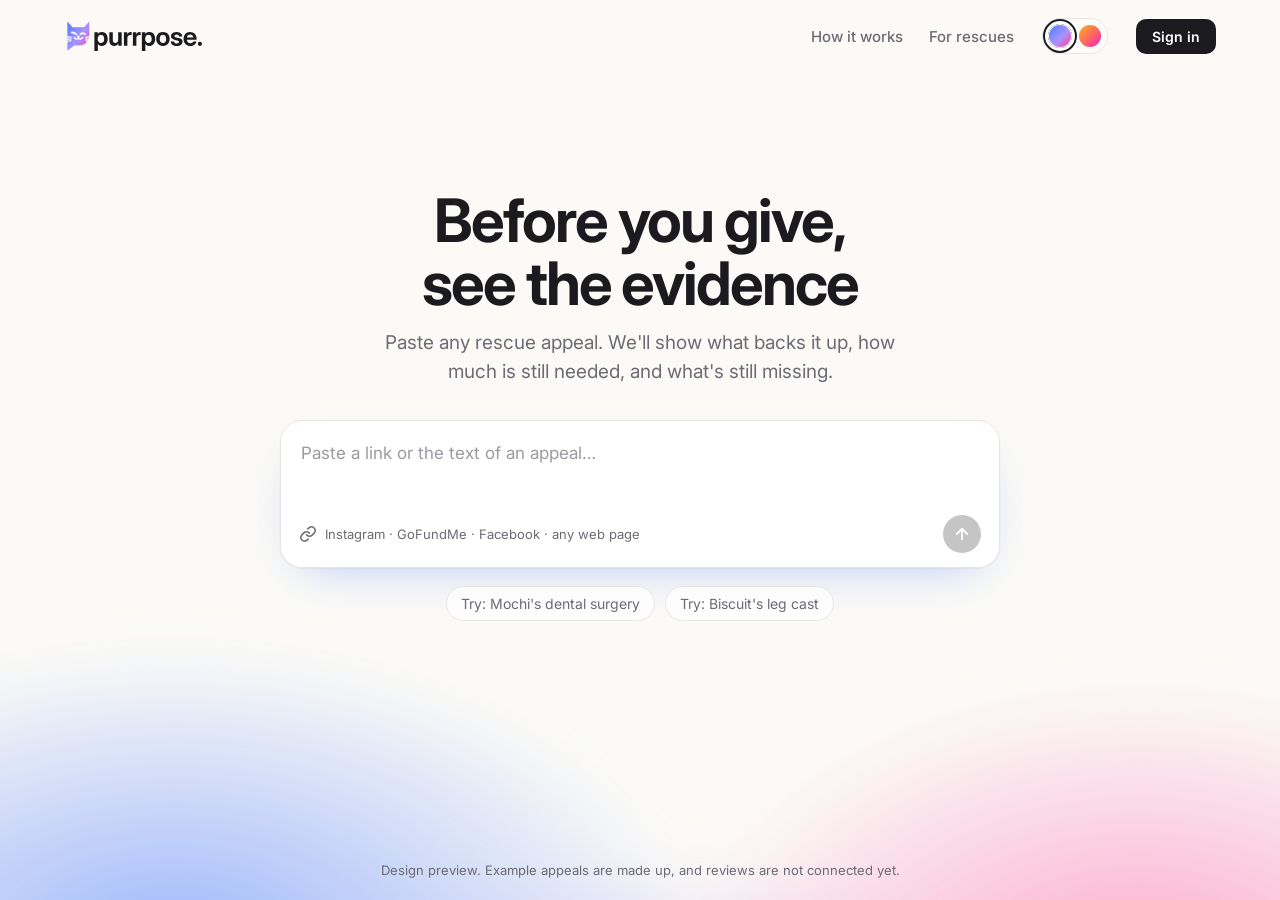
<file: design/home/index.html>
<!doctype html>
<html lang="en">
<head>
  <meta charset="utf-8">
  <meta name="viewport" content="width=device-width, initial-scale=1">
  <title>Purrpose</title>
  <meta name="description" content="Before you give, see the evidence. Paste any rescue appeal and see what backs it up and what's still missing.">
  <link rel="icon" id="fav-ico" href="../logo/web/favicon.ico" sizes="any">
  <link rel="icon" id="fav-svg" href="../logo/web/favicon.svg" type="image/svg+xml">
  <link rel="apple-touch-icon" href="../logo/web/apple-touch-icon.png">
  <link rel="preconnect" href="https://fonts.googleapis.com">
  <link rel="preconnect" href="https://fonts.gstatic.com" crossorigin>
  <link href="https://fonts.googleapis.com/css2?family=Inter:opsz,wght@14..32,400..700&display=swap" rel="stylesheet">
  <style>
    :root {
      --bg: #fbfaf7;
      --surface: #ffffff;
      --line: #e9e6df;
      --line-strong: #d9d5cc;
      --text: #1b1b1f;
      --muted: #6b6b74;
      --faint: #9a9aa3;
      --blue: #4b7bff;
      --lavender: #a993ff;
      --pink: #ff3d9a;
      --radius-box: 22px;
      /* Colour scheme: Lovable (cool) by default */
      --logo-fill: url(#ppCool);
      --glow-left: rgba(75, 123, 255, .55);
      --glow-right: rgba(255, 61, 154, .45);
      --glow-mid: rgba(169, 147, 255, .7);
      --shadow-tint: rgba(75, 123, 255, .45);
      --shadow-focus: rgba(169, 147, 255, .6);
    }
    :root[data-scheme="warm"] {
      --logo-fill: url(#ppWarm);
      --glow-left: rgba(255, 178, 30, .5);
      --glow-right: rgba(255, 61, 154, .42);
      --glow-mid: rgba(255, 106, 92, .5);
      --shadow-tint: rgba(255, 106, 92, .4);
      --shadow-focus: rgba(255, 106, 92, .55);
    }

    * { box-sizing: border-box; }
    html, body { margin: 0; }
    body {
      min-height: 100vh;
      background: var(--bg);
      color: var(--text);
      font-family: Inter, system-ui, -apple-system, "Segoe UI", sans-serif;
      font-optical-sizing: auto;
      -webkit-font-smoothing: antialiased;
      overflow-x: hidden;
      display: flex;
      flex-direction: column;
    }

    /* The Lovable-style glow, kept soft for the light theme */
    .glow {
      position: fixed;
      inset: auto -15vw -38vh -15vw;
      height: 80vh;
      pointer-events: none;
      z-index: 0;
      background:
        radial-gradient(45% 60% at 22% 60%, var(--glow-left), transparent 70%),
        radial-gradient(40% 60% at 80% 65%, var(--glow-right), transparent 70%),
        radial-gradient(40% 50% at 50% 85%, var(--glow-mid), transparent 72%);
      filter: blur(30px);
      transition: opacity .3s;
    }

    header, main, footer { position: relative; z-index: 1; }

    header {
      display: flex;
      align-items: center;
      gap: 28px;
      max-width: 1200px;
      width: 100%;
      margin: 0 auto;
      padding: 18px 24px;
    }
    .brand { display: flex; margin-right: auto; }
    .brand .logo { height: 36px; width: auto; display: block; }
    .logo-mark { fill: var(--logo-fill); }
    .logo-word { fill: var(--text); }

    .scheme {
      display: flex;
      gap: 4px;
      padding: 4px;
      border: 1px solid var(--line);
      border-radius: 999px;
      background: rgba(255, 255, 255, .7);
    }
    .scheme button {
      width: 26px;
      height: 26px;
      border-radius: 50%;
      border: 2px solid transparent;
      padding: 0;
      cursor: pointer;
      background-clip: padding-box;
    }
    .scheme [data-pick="cool"] { background-image: linear-gradient(135deg, #4b7bff, #a993ff 55%, #ff3d9a); }
    .scheme [data-pick="warm"] { background-image: linear-gradient(135deg, #ffb21e, #ff6a5c 50%, #ff3d9a 80%, #a993ff); }
    .scheme button[aria-pressed="true"] { box-shadow: 0 0 0 2px var(--surface), 0 0 0 4px var(--text); }
    .scheme button:focus-visible { outline: 2px solid var(--text); outline-offset: 3px; }
    nav { display: flex; gap: 26px; }
    nav a {
      color: var(--muted);
      text-decoration: none;
      font-size: 15px;
      font-weight: 500;
    }
    nav a:hover { color: var(--text); }
    .sign-in {
      background: var(--text);
      color: #fff;
      border: 0;
      border-radius: 10px;
      padding: 9px 16px;
      font: inherit;
      font-size: 14px;
      font-weight: 600;
      white-space: nowrap;
      cursor: pointer;
    }

    main {
      flex: 1;
      display: flex;
      flex-direction: column;
      align-items: center;
      padding: 13vh 16px 12vh;
      text-align: center;
    }
    h1 {
      margin: 0 0 14px;
      font-size: clamp(34px, 5.6vw, 60px);
      line-height: 1.05;
      font-weight: 680;
      letter-spacing: -0.035em;
      max-width: 18ch;
      text-wrap: balance;
    }
    .lede {
      margin: 0 0 34px;
      color: var(--muted);
      font-size: clamp(16px, 1.6vw, 19px);
      line-height: 1.5;
      max-width: 46ch;
    }

    /* Prompt box */
    .prompt {
      width: 100%;
      max-width: 720px;
      background: var(--surface);
      border: 1px solid var(--line);
      border-radius: var(--radius-box);
      padding: 18px 18px 14px;
      text-align: left;
      box-shadow: 0 1px 2px rgba(27, 27, 31, .04), 0 18px 50px -24px var(--shadow-tint);
      transition: border-color .15s, box-shadow .15s;
    }
    .prompt:focus-within {
      border-color: var(--line-strong);
      box-shadow: 0 1px 2px rgba(27, 27, 31, .04), 0 22px 60px -22px var(--shadow-focus);
    }
    .prompt textarea {
      width: 100%;
      min-height: 64px;
      max-height: 220px;
      resize: none;
      border: 0;
      outline: 0;
      background: transparent;
      font: inherit;
      font-size: 17px;
      line-height: 1.5;
      color: var(--text);
    }
    .prompt textarea::placeholder { color: var(--faint); }
    .prompt-bar {
      display: flex;
      align-items: center;
      gap: 10px;
      margin-top: 8px;
    }
    .sources {
      display: flex;
      align-items: center;
      gap: 8px;
      margin-right: auto;
      color: var(--muted);
      font-size: 13px;
    }
    .sources svg { flex: none; }
    .send {
      width: 38px;
      height: 38px;
      border-radius: 50%;
      border: 0;
      display: grid;
      place-items: center;
      background: var(--text);
      color: #fff;
      cursor: pointer;
      transition: opacity .15s, transform .15s;
    }
    .send:disabled { opacity: .25; cursor: default; }
    .send:not(:disabled):hover { transform: translateY(-1px); }

    .examples {
      display: flex;
      flex-wrap: wrap;
      justify-content: center;
      gap: 10px;
      margin-top: 18px;
    }
    .chip {
      border: 1px solid var(--line);
      background: rgba(255, 255, 255, .7);
      backdrop-filter: blur(6px);
      color: var(--muted);
      border-radius: 999px;
      padding: 8px 14px;
      font: inherit;
      font-size: 14px;
      cursor: pointer;
    }
    .chip:hover { color: var(--text); border-color: var(--line-strong); }

    .notice {
      margin-top: 16px;
      min-height: 20px;
      font-size: 14px;
      color: var(--muted);
    }

    footer {
      text-align: center;
      padding: 0 16px 22px;
      font-size: 13px;
      color: var(--muted);
    }

    @media (max-width: 720px) {
      nav { display: none; }
      header { padding: 14px 16px; gap: 12px; }
      .brand .logo { height: 30px; }
      main { padding-top: 9vh; }
      .sources span { display: none; }
    }
    @media (prefers-reduced-motion: reduce) {
      * { transition: none !important; }
    }
  </style>
</head>
<body>
  <div class="glow" aria-hidden="true"></div>

  <header>
    <a class="brand" href="#" aria-label="Purrpose home"><svg class="logo" viewBox="0 0 1005 256" role="img" aria-label="purrpose."><defs><linearGradient id="ppCool" x1="0" y1="0" x2="1" y2="1"><stop offset="0" stop-color="#4B7BFF"/><stop offset=".55" stop-color="#A993FF"/><stop offset="1" stop-color="#FF3D9A"/></linearGradient><linearGradient id="ppWarm" x1="0" y1="0" x2="1" y2="1"><stop offset="0" stop-color="#FFB21E"/><stop offset=".5" stop-color="#FF6A5C"/><stop offset=".8" stop-color="#FF3D9A"/><stop offset="1" stop-color="#A993FF"/></linearGradient></defs><path class="logo-mark" fill-rule="evenodd" d="M24 24 61.44 65.6H142.56L180 24V122.8C180 124.67 179.93 126.53 179.79 128.36L154.25 133.27Q152.21 133.67 151.39 134.89Q150.56 136.1 150.95 138.15Q151.74 142.23 155.83 141.45L178.6 137.06C178.02 140 177.26 142.88 176.33 145.68H155.04Q150.88 145.68 150.88 149.84Q150.88 154 155.04 154H172.99C172.03 156.03 170.97 158.01 169.83 159.93L158.2 156.81Q154.18 155.74 153.1 159.76Q152.03 163.77 156.04 164.85L164.88 167.22C151.57 184.48 130.68 195.6 107.2 195.6H72.88L24 232V171.74Q24.51 171.69 25.08 171.54L50.04 164.85Q54.05 163.77 52.98 159.76Q51.9 155.74 47.88 156.81L24 163.21V154H51.04Q55.2 154 55.2 149.84Q55.2 145.68 51.04 145.68H24V136.4L50.25 141.45Q54.34 142.23 55.13 138.15Q55.52 136.1 54.69 134.89Q53.87 133.67 51.83 133.27L24.79 128.07Q24.38 128 24 127.97ZM93.68 126.44Q92.69 126.44 91.95 127.1Q90.01 128.82 91.74 130.77L97.52 137.27Q96.72 138.45 96.78 140.3Q96.06 144.64 90.56 144.64Q80.93 144.64 75.19 135.61Q72.4 131.22 68.01 134.01Q63.62 136.8 66.41 141.19Q75.23 155.04 90.56 155.04Q97.87 155.04 102 151.74Q106.13 155.04 113.44 155.04Q128.77 155.04 137.59 141.19Q140.38 136.8 135.99 134.01Q131.6 131.22 128.81 135.61Q123.07 144.64 113.44 144.64Q107.94 144.64 107.22 140.3Q107.28 138.45 106.48 137.27L112.26 130.77Q112.92 130.03 112.92 129.04Q112.92 126.44 110.32 126.44ZM113.19 111.11Q108.78 115.52 113.19 119.93Q117.6 124.34 122.01 119.93Q133.2 108.74 144.39 119.93Q148.8 124.34 153.21 119.93Q155.42 117.73 155.42 115.52Q155.42 113.31 153.21 111.11Q133.2 91.1 113.19 111.11ZM55.57 96.81Q49.34 96.44 48.97 102.67Q48.79 105.79 50.25 107.44Q51.72 109.09 54.83 109.27Q70.56 110.19 83.58 120.43Q88.49 124.28 92.35 119.38Q96.2 114.47 91.3 110.61Q75.2 97.97 55.57 96.81Z"/><path class="logo-word" d="M216.08 234.51H240.86V182.31H241.12Q244 187.71 248.21 191.34Q252.42 194.96 257.75 196.79Q263.07 198.62 269.31 198.62Q281.86 198.62 291.15 192.36Q300.44 186.1 305.58 174.87Q310.73 163.64 310.73 148.72Q310.73 133.99 305.52 122.78Q300.32 111.57 291.05 105.28Q281.77 98.98 269.47 98.98Q263.31 98.98 257.86 100.67Q252.41 102.36 248.08 105.71Q243.76 109.06 240.8 114.12H240.5V100.96H216.08ZM553.78 234.51H578.56V182.31H578.83Q581.7 187.71 585.91 191.34Q590.13 194.96 595.45 196.79Q600.77 198.62 607.01 198.62Q619.56 198.62 628.85 192.36Q638.14 186.1 643.29 174.87Q648.43 163.64 648.43 148.72Q648.43 133.99 643.23 122.78Q638.02 111.57 628.75 105.28Q619.48 98.98 607.18 98.98Q601.02 98.98 595.56 100.67Q590.11 102.36 585.79 105.71Q581.46 109.06 578.51 114.12H578.2V100.96H553.78ZM703.56 198.81Q717.9 198.81 728.66 192.55Q739.42 186.28 745.44 175.05Q751.46 163.81 751.46 148.9Q751.46 133.94 745.44 122.67Q739.42 111.41 728.66 105.1Q717.9 98.79 703.56 98.79Q689.31 98.79 678.5 105.1Q667.7 111.41 661.68 122.67Q655.66 133.94 655.66 148.9Q655.66 163.81 661.68 175.05Q667.7 186.28 678.5 192.55Q689.31 198.81 703.56 198.81ZM897.3 198.81Q908.7 198.81 918.12 194.74Q927.54 190.66 933.78 183.46Q940.02 176.26 941.79 166.83H918.88Q917.64 170.71 914.79 173.64Q911.94 176.57 907.69 178.19Q903.45 179.81 897.96 179.81Q890.42 179.81 885.1 176.54Q879.78 173.28 876.99 167.38Q874.47 162.04 874.23 155.16H942.85V148.45Q942.85 137.47 939.53 128.38Q936.21 119.28 930.05 112.64Q923.89 105.99 915.36 102.39Q906.84 98.79 896.38 98.79Q882.8 98.79 872.34 105.22Q861.88 111.66 855.95 122.97Q850.01 134.27 850.01 148.9Q850.01 163.39 855.82 174.69Q861.62 185.99 872.26 192.4Q882.89 198.81 897.3 198.81ZM356.12 198.62Q368.92 198.62 377.3 191.67Q382.17 187.63 385.76 181.65V196.64H410.13V100.96H385.35V154.59Q385.35 162.36 382.79 167.35Q380.23 172.34 375.75 174.7Q371.26 177.06 365.51 177.06Q356.77 177.06 351.91 171.82Q347.05 166.59 347.05 156.54V100.96H322.27V160.81Q322.27 172.96 326.52 181.41Q330.77 189.86 338.42 194.24Q346.07 198.62 356.12 198.62ZM801.64 198.94Q813.82 198.94 823.19 195.12Q832.56 191.29 837.85 184.32Q843.14 177.35 843.14 167.9Q843.14 157.36 836.36 150.97Q829.58 144.57 815.2 141.63L797.51 138.09Q791.81 136.87 788.58 134.33Q785.34 131.8 785.34 127.79Q785.34 123.22 789.5 120.08Q793.65 116.95 800.85 116.95Q808.3 116.95 812.95 120.95Q817.6 124.96 817.69 131.02H840.8Q840.53 121.1 835.4 113.93Q830.26 106.75 821.23 102.83Q812.2 98.91 800.2 98.91Q788.13 98.91 779.23 102.63Q770.33 106.35 765.49 113.06Q760.64 119.76 760.64 128.69Q760.64 139.64 767.81 146.64Q774.98 153.64 788.79 156.44L805.33 159.74Q811.32 160.95 814.69 163.43Q818.07 165.92 818.07 169.97Q818.07 174.72 813.58 177.77Q809.09 180.82 801.2 180.82Q793.06 180.82 788.35 177.12Q783.64 173.43 782.91 166.83H758.47Q759.27 177.08 764.98 184.27Q770.7 191.46 780.15 195.2Q789.61 198.94 801.64 198.94ZM426.02 196.64H450.8V143.62Q450.8 136.24 453.32 131.3Q455.83 126.36 460.2 123.87Q464.57 121.38 469.98 121.38Q473.38 121.38 476.57 121.61Q479.76 121.83 481.12 121.98V100.46Q479.64 100.36 477.71 100.26Q475.78 100.16 473.45 100.16Q464.08 100.16 458.45 104.39Q452.82 108.61 450.2 117.06H449.91V100.96H426.02ZM489.9 196.64H514.68V143.62Q514.68 136.24 517.2 131.3Q519.71 126.36 524.08 123.87Q528.45 121.38 533.86 121.38Q537.26 121.38 540.45 121.61Q543.65 121.83 545 121.98V100.46Q543.52 100.36 541.59 100.26Q539.66 100.16 537.33 100.16Q527.96 100.16 522.33 104.39Q516.7 108.61 514.08 117.06H513.8V100.96H489.9ZM263.16 178.19Q256.08 178.19 250.76 174.54Q245.44 170.9 242.51 164.26Q239.59 157.62 239.59 148.72Q239.59 139.76 242.51 133.17Q245.44 126.57 250.76 122.93Q256.08 119.28 263.16 119.28Q269.99 119.28 275.03 122.73Q280.07 126.17 282.87 132.72Q285.68 139.26 285.68 148.72Q285.68 158.12 282.87 164.71Q280.07 171.3 275.03 174.74Q269.99 178.19 263.16 178.19ZM600.87 178.19Q593.78 178.19 588.46 174.54Q583.14 170.9 580.22 164.26Q577.3 157.62 577.3 148.72Q577.3 139.76 580.22 133.17Q583.14 126.57 588.46 122.93Q593.78 119.28 600.87 119.28Q607.69 119.28 612.73 122.73Q617.77 126.17 620.58 132.72Q623.39 139.26 623.39 148.72Q623.39 158.12 620.58 164.71Q617.77 171.3 612.73 174.74Q607.69 178.19 600.87 178.19ZM703.56 178.42Q696.66 178.42 691.51 174.88Q686.36 171.33 683.53 164.72Q680.7 158.1 680.7 148.9Q680.7 139.61 683.53 132.96Q686.36 126.32 691.54 122.75Q696.71 119.18 703.56 119.18Q710.5 119.18 715.63 122.77Q720.76 126.37 723.59 132.99Q726.42 139.61 726.42 148.9Q726.42 158.05 723.59 164.69Q720.76 171.33 715.63 174.88Q710.5 178.42 703.56 178.42ZM874.42 138.75Q874.98 133.65 876.98 129.64Q879.75 124.07 884.83 121.05Q889.9 118.02 896.83 118.02Q903.85 118.02 908.92 121.05Q914 124.07 916.78 129.64Q918.78 133.65 919.33 138.75H874.42ZM966.52 198.26Q972.67 198.26 976.95 193.96Q981.23 189.65 981.23 183.55Q981.23 177.4 976.95 173.12Q972.67 168.84 966.52 168.84Q960.42 168.84 956.12 173.12Q951.81 177.4 951.81 183.55Q951.81 189.65 956.12 193.96Q960.42 198.26 966.52 198.26Z"/></svg></a>
    <nav aria-label="Main">
      <a href="#">How it works</a>
      <a href="#">For rescues</a>
    </nav>
    <div class="scheme" role="group" aria-label="Colour scheme">
      <button type="button" data-pick="cool" aria-pressed="true" aria-label="Lovable colours (cool)" title="Lovable colours"></button>
      <button type="button" data-pick="warm" aria-pressed="false" aria-label="Warm colours" title="Warm colours"></button>
    </div>
    <button class="sign-in" type="button">Sign in</button>
  </header>

  <main>
    <h1>Before you give, see the evidence</h1>
    <p class="lede">Paste any rescue appeal. We'll show what backs it up, how much is still needed, and what's still missing.</p>

    <form class="prompt" id="prompt">
      <textarea id="appeal" rows="2" aria-label="Rescue appeal" placeholder="Paste a link or the text of an appeal…"></textarea>
      <div class="prompt-bar">
        <div class="sources">
          <svg width="18" height="18" viewBox="0 0 24 24" fill="none" stroke="currentColor" stroke-width="2" stroke-linecap="round" stroke-linejoin="round" aria-hidden="true"><path d="M10 13a5 5 0 0 0 7.5.5l3-3a5 5 0 0 0-7-7l-1.7 1.7"/><path d="M14 11a5 5 0 0 0-7.5-.5l-3 3a5 5 0 0 0 7 7l1.7-1.7"/></svg>
          <span>Instagram · GoFundMe · Facebook · any web page</span>
        </div>
        <button class="send" type="submit" id="send" aria-label="Review this appeal" disabled>
          <svg width="18" height="18" viewBox="0 0 24 24" fill="none" stroke="currentColor" stroke-width="2.4" stroke-linecap="round" stroke-linejoin="round" aria-hidden="true"><path d="M12 19V5M5 12l7-7 7 7"/></svg>
        </button>
      </div>
    </form>

    <div class="examples" aria-label="Example appeals">
      <button class="chip" type="button" data-text="Mochi needs dental surgery. Our vet quoted $1,700 and we've raised $1,060 so far. Any help gets her eating comfortably again.">Try: Mochi's dental surgery</button>
      <button class="chip" type="button" data-text="Biscuit was found with a broken leg. He's had his cast fitted and we still need $210 to cover the follow-up X-ray.">Try: Biscuit's leg cast</button>
    </div>

    <p class="notice" id="notice" role="status" aria-live="polite"></p>
  </main>

  <footer>Design preview. Example appeals are made up, and reviews are not connected yet.</footer>

  <script>
    const favIco = document.getElementById('fav-ico');
    const favSvg = document.getElementById('fav-svg');
    const picks = document.querySelectorAll('.scheme button');

    function setScheme(scheme) {
      const warm = scheme === 'warm';
      document.documentElement.dataset.scheme = warm ? 'warm' : 'cool';
      const dir = warm ? '../logo/web/warm/' : '../logo/web/';
      favIco.href = dir + 'favicon.ico';
      favSvg.href = dir + 'favicon.svg';
      picks.forEach((b) => b.setAttribute('aria-pressed', String(b.dataset.pick === (warm ? 'warm' : 'cool'))));
      try { localStorage.setItem('purrpose-scheme', warm ? 'warm' : 'cool'); } catch (e) {}
    }

    picks.forEach((b) => b.addEventListener('click', () => setScheme(b.dataset.pick)));
    try { setScheme(localStorage.getItem('purrpose-scheme') || 'cool'); } catch (e) { setScheme('cool'); }

    const form = document.getElementById('prompt');
    const box = document.getElementById('appeal');
    const send = document.getElementById('send');
    const notice = document.getElementById('notice');

    function sync() {
      send.disabled = box.value.trim() === '';
      box.style.height = 'auto';
      box.style.height = Math.min(box.scrollHeight, 220) + 'px';
    }

    box.addEventListener('input', sync);
    box.addEventListener('keydown', (e) => {
      if (e.key === 'Enter' && !e.shiftKey) {
        e.preventDefault();
        form.requestSubmit();
      }
    });

    document.querySelectorAll('.chip').forEach((chip) => {
      chip.addEventListener('click', () => {
        box.value = chip.dataset.text;
        sync();
        box.focus();
      });
    });

    form.addEventListener('submit', (e) => {
      e.preventDefault();
      if (send.disabled) return;
      notice.textContent = 'This is a design preview, so the review itself isn’t connected yet.';
    });
  </script>
</body>
</html>
</file>
